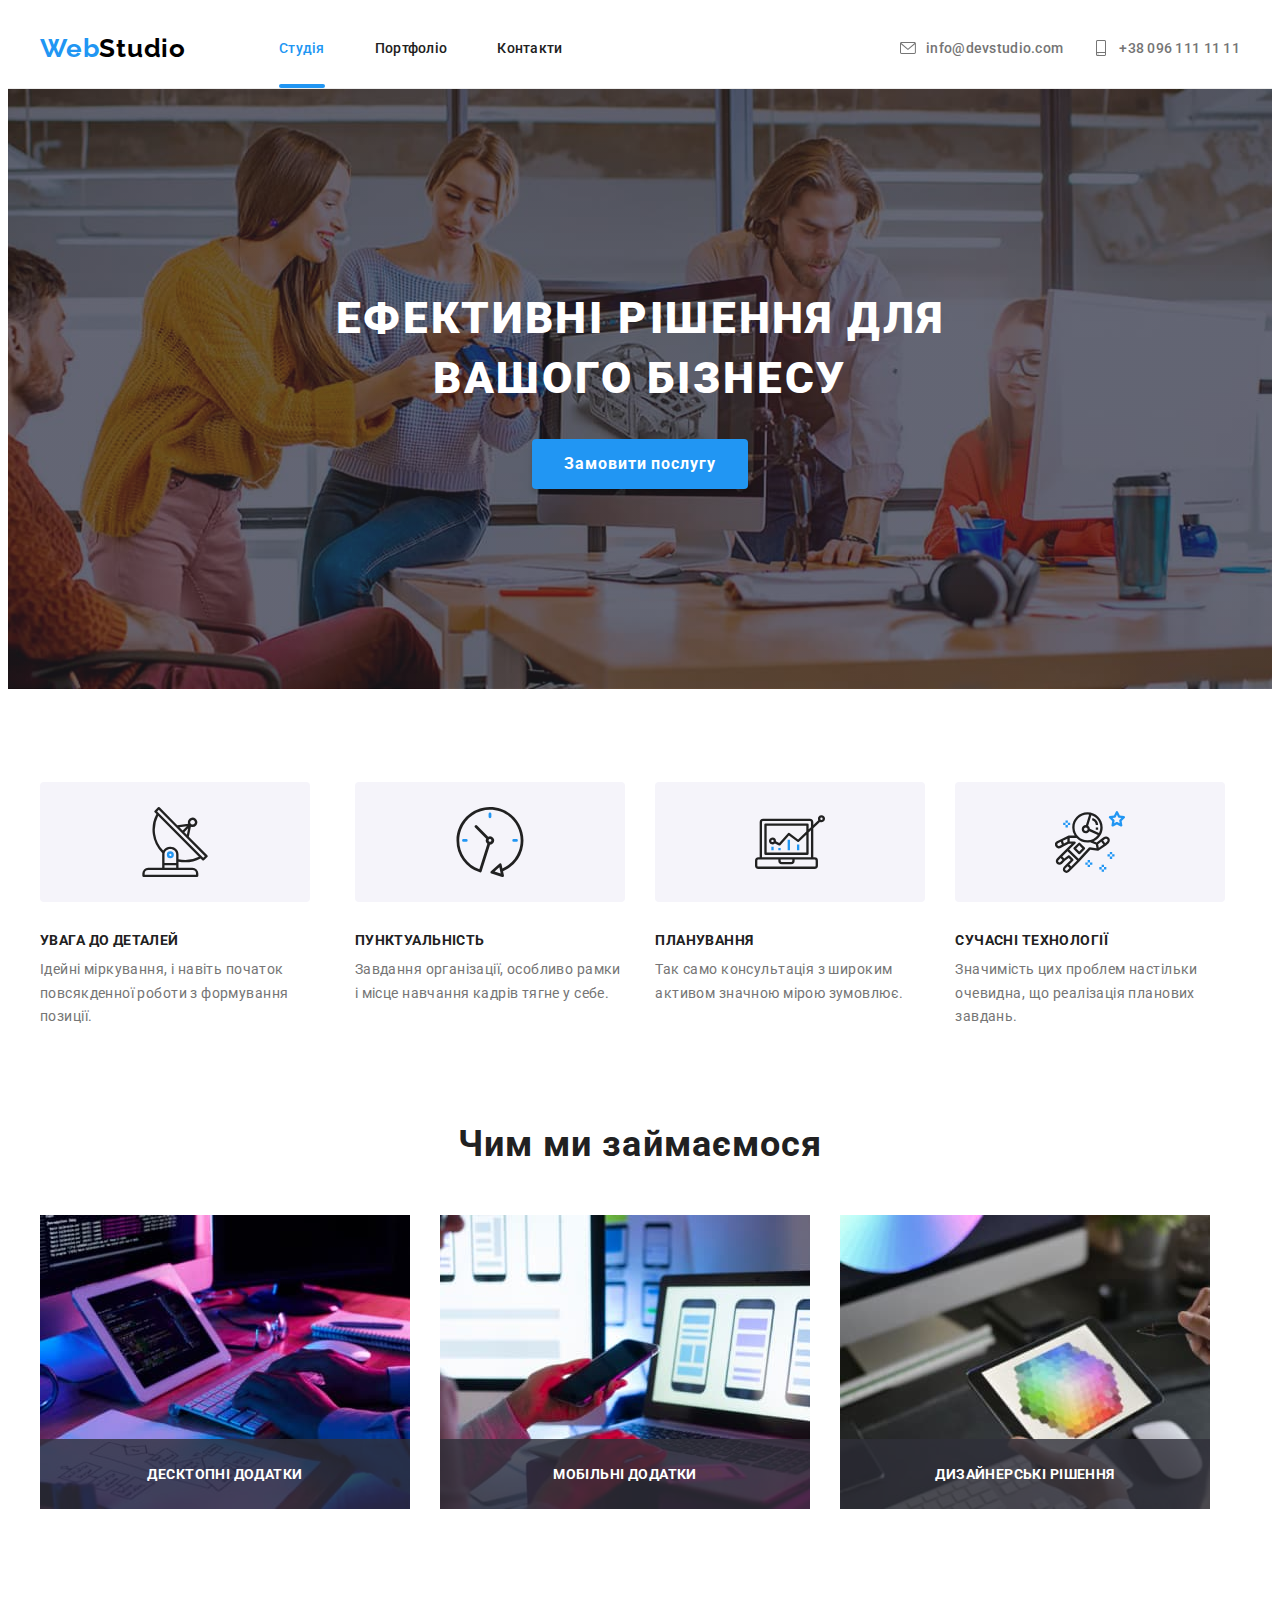
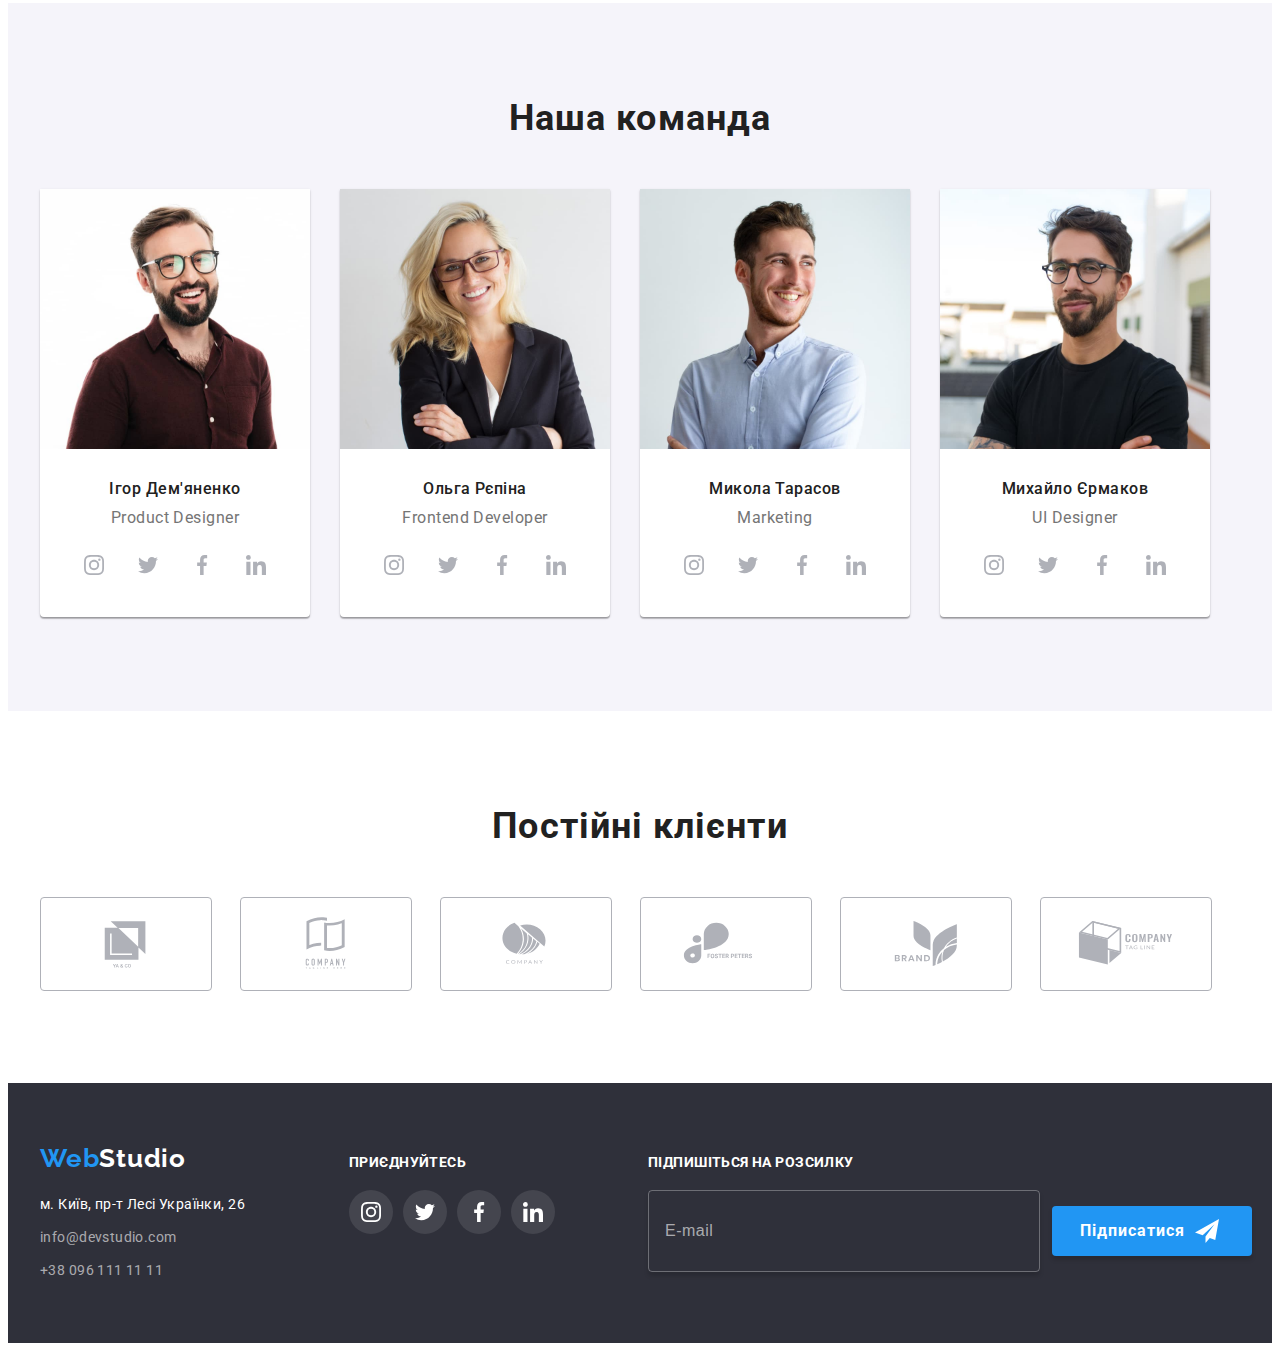
<file: index.html>
<!DOCTYPE html>
<html lang="uk">
  <head>
    <meta charset="UTF-8" />
    <meta name="viewport" content="width=device-width, initial-scale=1.0" />
    <title>WebStudio</title>
    <link rel="preconnect" href="https://fonts.googleapis.com" />
    <link rel="preconnect" href="https://fonts.gstatic.com" crossorigin />
    <link
      href="https://fonts.googleapis.com/css2?family=Raleway:wght@700&family=Roboto:wght@400;500;700;900&display=swap"
      rel="stylesheet"
    />
    <link
      rel="stylesheet"
      href="https://cdnjs.cloudflare.com/ajax/libs/modern-normalize/2.0.0/modern-normalize.min.css"
      integrity="sha512-4xo8blKMVCiXpTaLzQSLSw3KFOVPWhm/TRtuPVc4WG6kUgjH6J03IBuG7JZPkcWMxJ5huwaBpOpnwYElP/m6wg=="
      crossorigin="anonymous"
      referrerpolicy="no-referrer"
    />
    <link rel="stylesheet" href="./css/main.min.css" />
  </head>

  <body>
    <!-- header -->
    <header class="header">
      <div class="container header__container">
        <nav class="navigation">
          <!-- logo -->
          <a class="logo" href="./index.html" lang="en"
            ><span class="logo__text--accent">Web</span>Studio</a
          >

          <ul class="header-nav">
            <li class="header-nav__item">
              <a
                href="./index.html"
                class="header-nav__link header-nav__link--current link"
                >Студія</a
              >
            </li>
            <li class="header-nav__item">
              <a href="./portfolio.html" class="link header-nav__link"
                >Портфоліо</a
              >
            </li>
            <li class="header-nav__item">
              <a href="" class="link header-nav__link">Контакти</a>
            </li>
          </ul>
        </nav>

        <ul class="header-contacts">
          <li class="header-contacts__item">
            <a
              href="mailto:info@devstudio.com"
              class="header-contacts__link link"
            >
              <svg class="header-contacts__icon">
                <use href="./images/icons.svg#icon-envelope"></use>
              </svg>
              info@devstudio.com</a
            >
          </li>
          <li class="header-contacts__item">
            <a href="tel:+380961111111" class="header-contacts__link link">
              <svg class="header-contacts__icon">
                <use href="./images/icons.svg#icon-smartphone"></use></svg
              >+38 096 111 11 11</a
            >
          </li>
        </ul>
      </div>
    </header>

    <!-- main content -->
    <main>
      <!-- hero screen -->
      <section class="hero">
        <div class="container">
          <h1 class="hero__title">Ефективні рішення для вашого бізнесу</h1>
          <button data-modal-open class="button button--primary" type="button">
            Замовити послугу
          </button>
        </div>
      </section>

      <!-- benefits -->
      <section class="section benefits">
        <div class="container">
          <h2 class="section__title visually-hidden">Особливості</h2>
          <ul class="benefits__list">
            <li class="benefits__item">
              <div class="benefits__pic">
                <svg class="benefits__icon">
                  <use href="./images/icons.svg#icon-antenna"></use>
                </svg>
              </div>
              <h3 class="benefits__subtitle">Увага до деталей</h3>
              <p class="benefits__content">
                Ідейні міркування, і навіть початок повсякденної роботи з
                формування позиції.
              </p>
            </li>
            <li class="benefits__item">
              <div class="benefits__pic">
                <svg class="benefits__icon">
                  <use href="./images/icons.svg#icon-clock"></use>
                </svg>
              </div>
              <h3 class="benefits__subtitle">Пунктуальність</h3>
              <p class="benefits__content">
                Завдання організації, особливо рамки і місце навчання кадрів
                тягне у себе.
              </p>
            </li>
            <li class="benefits__item">
              <div class="benefits__pic">
                <svg class="benefits__icon">
                  <use href="./images/icons.svg#icon-diagram"></use>
                </svg>
              </div>
              <h3 class="benefits__subtitle">Планування</h3>
              <p class="benefits__content">
                Так само консультація з широким активом значною мірою зумовлює.
              </p>
            </li>
            <li class="benefits__item">
              <div class="benefits__pic">
                <svg class="benefits__icon">
                  <use href="./images/icons.svg#icon-astronaut"></use>
                </svg>
              </div>
              <h3 class="benefits__subtitle">Сучасні технології</h3>
              <p class="benefits__content">
                Значимість цих проблем настільки очевидна, що реалізація
                планових завдань.
              </p>
            </li>
          </ul>
        </div>
      </section>

      <!-- what we do -->

      <section class="section works">
        <div class="container">
          <h2 class="section__title works__title">Чим ми займаємося</h2>
          <ul class="works__list">
            <li>
              <div class="works__thumb">
                <img
                  class="works__pic"
                  src="./images/img-1.jpg"
                  alt="Десктопні додатки"
                  width="370"
                  height="294"
                />
                <p class="works__label">Десктопні додатки</p>
              </div>
            </li>
            <li>
              <div class="works__thumb">
                <img
                  class="works__pic"
                  src="./images/img-2.jpg"
                  alt="Мобільні додатки"
                  width="370"
                  height="294"
                />
                <p class="works__label">Мобільні додатки</p>
              </div>
            </li>
            <li>
              <div class="works__thumb">
                <img
                  class="works__pic"
                  src="./images/img-3.jpg"
                  alt="Дизайнерські рішення"
                  width="370"
                  height="294"
                />
                <p class="works__label">Дизайнерські рішення</p>
              </div>
            </li>
          </ul>
        </div>
      </section>

      <!-- our team -->

      <section class="section our-team">
        <div class="container">
          <h2 class="section__title our-team__title">Наша команда</h2>
          <ul class="members">
            <li class="members__item">
              <img
                class="members__pic"
                src="./images/product-designer.jpg"
                alt="Дизайнер продукту"
                width="270"
                height="260"
              />
              <div class="members__content">
                <h3 class="members__subtitle">Ігор Дем'яненко</h3>
                <p class="members__position" lang="en">Product Designer</p>

                <ul class="socials__list">
                  <li class="socials__item">
                    <a
                      href=""
                      class="link socials__link"
                      target="_blank"
                      rel="noopener noreferrer nofollow"
                      ><svg class="socials__icon">
                        <use
                          href="./images/icons.svg#icon-instagram"
                        ></use></svg
                    ></a>
                  </li>
                  <li class="socials__item">
                    <a
                      href=""
                      class="link socials__link"
                      target="_blank"
                      rel="noopener noreferrer nofollow"
                      ><svg class="socials__icon">
                        <use href="./images/icons.svg#icon-twitter"></use></svg
                    ></a>
                  </li>
                  <li class="socials__item">
                    <a
                      href=""
                      class="link socials__link"
                      target="_blank"
                      rel="noopener noreferrer nofollow"
                      ><svg class="socials__icon">
                        <use href="./images/icons.svg#icon-facebook"></use></svg
                    ></a>
                  </li>
                  <li class="socials__item">
                    <a
                      href=""
                      class="link socials__link"
                      target="_blank"
                      rel="noopener noreferrer nofollow"
                      ><svg class="socials__icon">
                        <use href="./images/icons.svg#icon-linkedin"></use></svg
                    ></a>
                  </li>
                </ul>
              </div>
            </li>
            <li class="members__item">
              <img
                class="members__pic"
                src="./images/frontend-developer.jpg"
                alt="Фронтенд розробник"
                width="270"
                height="260"
              />
              <div class="members__content">
                <h3 class="members__subtitle">Ольга Рєпіна</h3>
                <p class="members__position" lang="en">Frontend Developer</p>
                <ul class="socials__list">
                  <li class="socials__item">
                    <a
                      href=""
                      class="link socials__link"
                      target="_blank"
                      rel="noopener noreferrer nofollow"
                      ><svg class="socials__icon">
                        <use
                          href="./images/icons.svg#icon-instagram"
                        ></use></svg
                    ></a>
                  </li>
                  <li class="socials__item">
                    <a
                      href=""
                      class="link socials__link"
                      target="_blank"
                      rel="noopener noreferrer nofollow"
                      ><svg class="socials__icon">
                        <use href="./images/icons.svg#icon-twitter"></use></svg
                    ></a>
                  </li>
                  <li class="socials__item">
                    <a
                      href=""
                      class="link socials__link"
                      target="_blank"
                      rel="noopener noreferrer nofollow"
                      ><svg class="socials__icon">
                        <use href="./images/icons.svg#icon-facebook"></use></svg
                    ></a>
                  </li>
                  <li class="socials__item">
                    <a
                      href=""
                      class="link socials__link"
                      target="_blank"
                      rel="noopener noreferrer nofollow"
                      ><svg class="socials__icon">
                        <use href="./images/icons.svg#icon-linkedin"></use></svg
                    ></a>
                  </li>
                </ul>
              </div>
            </li>
            <li class="members__item">
              <img
                class="members__pic"
                src="./images/marketing.jpg"
                alt="Маркетолог"
                width="270"
                height="260"
              />
              <div class="members__content">
                <h3 class="members__subtitle">Микола Тарасов</h3>
                <p class="members__position" lang="en">Marketing</p>
                <ul class="socials__list">
                  <li class="socials__item">
                    <a
                      href=""
                      class="link socials__link"
                      target="_blank"
                      rel="noopener noreferrer nofollow"
                      ><svg class="socials__icon">
                        <use
                          href="./images/icons.svg#icon-instagram"
                        ></use></svg
                    ></a>
                  </li>
                  <li class="socials__item">
                    <a
                      href=""
                      class="link socials__link"
                      target="_blank"
                      rel="noopener noreferrer nofollow"
                      ><svg class="socials__icon">
                        <use href="./images/icons.svg#icon-twitter"></use></svg
                    ></a>
                  </li>
                  <li class="socials__item">
                    <a
                      href=""
                      class="link socials__link"
                      target="_blank"
                      rel="noopener noreferrer nofollow"
                      ><svg class="socials__icon">
                        <use href="./images/icons.svg#icon-facebook"></use></svg
                    ></a>
                  </li>
                  <li class="socials__item">
                    <a
                      href=""
                      class="link socials__link"
                      target="_blank"
                      rel="noopener noreferrer nofollow"
                      ><svg class="socials__icon">
                        <use href="./images/icons.svg#icon-linkedin"></use></svg
                    ></a>
                  </li>
                </ul>
              </div>
            </li>
            <li class="members__item">
              <img
                class="members__pic"
                src="./images/ui-designer.jpg"
                alt="UI Дизайнер"
                width="270"
                height="260"
              />
              <div class="members__content">
                <h3 class="members__subtitle">Михайло Єрмаков</h3>
                <p class="members__position" lang="en">UI Designer</p>
                <ul class="socials__list">
                  <li class="socials__item">
                    <a
                      href=""
                      class="link socials__link"
                      target="_blank"
                      rel="noopener noreferrer nofollow"
                      ><svg class="socials__icon">
                        <use
                          href="./images/icons.svg#icon-instagram"
                        ></use></svg
                    ></a>
                  </li>
                  <li class="socials__item">
                    <a
                      href=""
                      class="link socials__link"
                      target="_blank"
                      rel="noopener noreferrer nofollow"
                      ><svg class="socials__icon">
                        <use href="./images/icons.svg#icon-twitter"></use></svg
                    ></a>
                  </li>
                  <li class="socials__item">
                    <a
                      href=""
                      class="link socials__link"
                      target="_blank"
                      rel="noopener noreferrer nofollow"
                      ><svg class="socials__icon">
                        <use href="./images/icons.svg#icon-facebook"></use></svg
                    ></a>
                  </li>
                  <li class="socials__item">
                    <a
                      href=""
                      class="link socials__link"
                      target="_blank"
                      rel="noopener noreferrer nofollow"
                      ><svg class="socials__icon">
                        <use href="./images/icons.svg#icon-linkedin"></use></svg
                    ></a>
                  </li>
                </ul>
              </div>
            </li>
          </ul>
        </div>
      </section>

      <!-- clients -->
      <section class="clients section">
        <div class="container">
          <h2 class="section__title clients-title">Постійні клієнти</h2>
          <ul class="clients__list">
            <li class="clients__item">
              <a
                href=""
                class="clients__link"
                target="_blank"
                rel="noopener noreferrer nofollow"
              >
                <svg class="clients__icon">
                  <use href="./images/icons.svg#icon-client-1"></use></svg
              ></a>
            </li>
            <li class="clients__item">
              <a
                href=""
                class="clients__link"
                target="_blank"
                rel="noopener noreferrer nofollow"
              >
                <svg class="clients__icon">
                  <use href="./images/icons.svg#icon-client-2"></use></svg
              ></a>
            </li>
            <li class="clients__item">
              <a
                href=""
                class="clients__link"
                target="_blank"
                rel="noopener noreferrer nofollow"
              >
                <svg class="clients__icon">
                  <use href="./images/icons.svg#icon-client-3"></use></svg
              ></a>
            </li>
            <li class="clients__item">
              <a
                href=""
                class="clients__link"
                target="_blank"
                rel="noopener noreferrer nofollow"
              >
                <svg class="clients__icon">
                  <use href="./images/icons.svg#icon-client-4"></use></svg
              ></a>
            </li>
            <li class="clients__item">
              <a
                href=""
                class="clients__link"
                target="_blank"
                rel="noopener noreferrer nofollow"
              >
                <svg class="clients__icon">
                  <use href="./images/icons.svg#icon-client-5"></use></svg
              ></a>
            </li>
            <li class="clients__item">
              <a
                href=""
                class="clients__link"
                target="_blank"
                rel="noopener noreferrer nofollow"
              >
                <svg class="clients__icon">
                  <use href="./images/icons.svg#icon-client-6"></use></svg
              ></a>
            </li>
          </ul>
        </div>
      </section>
    </main>

    <!-- footer -->
    <footer class="footer">
      <div class="container footer__container">
        <div class="footer-nav">
          <a href="./index.html" lang="en" class="logo footer__logo"
            ><span class="logo__text--accent">Web</span>Studio</a
          >
          <address class="footer-address">
            <!-- address list -->
            <ul class="footer-address__list">
              <li class="footer-address__item">
                <a
                  href="https://maps.app.goo.gl/XvSEpXmjgRdSqmz17"
                  target="_blank"
                  rel="nofollow noreferrer noopener"
                  class="link footer-address__map"
                  >м. Київ, пр-т Лесі Українки, 26</a
                >
              </li>
              <li class="footer-address__item">
                <a
                  href="mailto:info@devstudio.com"
                  class="link footer-address__link"
                  >info@devstudio.com</a
                >
              </li>
              <li class="footer-address__item">
                <a href="tel:+380961111111" class="link footer-address__link"
                  >+38 096 111 11 11</a
                >
              </li>
            </ul>
          </address>
        </div>

        <div class="footer-follow">
          <p class="footer-subtitle">приєднуйтесь</p>
          <ul class="footer-follow__list">
            <li class="footer-follow__item">
              <a
                href=""
                class="footer-follow__link"
                target="_blank"
                rel="noopener noreferrer nofollow"
              >
                <svg class="footer-follow__icon icon--dark-mode">
                  <use href="./images/icons.svg#icon-instagram"></use>
                </svg>
              </a>
            </li>
            <li class="footer-follow__item">
              <a
                href=""
                class="footer-follow__link"
                target="_blank"
                rel="noopener noreferrer nofollow"
              >
                <svg class="footer-follow__icon icon--dark-mode">
                  <use href="./images/icons.svg#icon-twitter"></use>
                </svg>
              </a>
            </li>
            <li class="footer-follow__item">
              <a
                href=""
                class="footer-follow__link"
                target="_blank"
                rel="noopener noreferrer nofollow"
              >
                <svg class="footer-follow__icon icon--dark-mode">
                  <use href="./images/icons.svg#icon-facebook"></use>
                </svg>
              </a>
            </li>
            <li class="footer-follow__item">
              <a
                href=""
                class="footer-follow__link"
                target="_blank"
                rel="noopener noreferrer nofollow"
              >
                <svg class="footer-follow__icon icon--dark-mode">
                  <use href="./images/icons.svg#icon-linkedin"></use>
                </svg>
              </a>
            </li>
          </ul>
        </div>

        <form class="footer-subscribe">
          <p class="footer-subtitle">Підпишіться на розсилку</p>
          <div class="footer-subscribe__input-field">
            <input
              type="email"
              name="subscribe-input"
              class="footer-subscribe__input"
              placeholder="E-mail"
            />
            <button type="submit" class="button button--primary btn-subscribe">
              Підписатися
              <svg class="button__icon" width="24" height="24">
                <use href="./images/icons.svg#icon-send"></use>
              </svg>
            </button>
          </div>
        </form>
      </div>
    </footer>

    <!-- modal -->
    <div class="backdrop is-hidden" data-modal>
      <div class="modal">
        <button data-modal-close class="modal-btn">
          <svg class="modal-btn__icon" width="18" height="18">
            <use href="./images/icons.svg#icon-close-black"></use>
          </svg>
        </button>
        <p class="modal__title">Залиште свої дані, ми вам передзвонимо</p>

        <!-- modal-form -->

        <form class="modal-form">
          <div class="modal-field">
            <label for="user-name" class="modal-form__label">Ім'я</label>
            <div class="modal-form__input-field">
              <input
                autofocus
                type="text"
                name="user-name"
                id="user-name"
                class="modal-form__input"
              />
              <svg class="modal-form__icon" width="18" height="18">
                <use href="./images/icons.svg#icon-person"></use>
              </svg>
            </div>
          </div>

          <div class="modal-field">
            <label for="user-phone" class="modal-form__label">Телефон</label>
            <div class="modal-form__input-field">
              <input
                type="tel"
                name="user-phone"
                id="user-phone"
                class="modal-form__input"
              />
              <svg class="modal-form__icon" width="18" height="18">
                <use href="./images/icons.svg#icon-phone"></use>
              </svg>
            </div>
          </div>

          <div class="modal-field">
            <label for="user-email" class="modal-form__label">Пошта</label>
            <div class="modal-form__input-field">
              <input
                type="email"
                name="user-email"
                id="user-email"
                class="modal-form__input"
              />
              <svg class="modal-form__icon" width="18" height="18">
                <use href="./images/icons.svg#icon-email"></use>
              </svg>
            </div>
          </div>

          <div class="modal-textarea-field">
            <label for="user-text" class="modal-form__label">Коментар</label>
            <textarea
              name="user-text"
              id="user-text"
              class="modal-form__input-comment"
              placeholder="Введіть текст"
            ></textarea>
          </div>

          <div class="checkbox-field">
            <input
              type="checkbox"
              id="privacy-policy"
              name="privacy-policy"
              value="on"
              class="visually-hidden regular-checkbox"
              required
            />
            <label for="privacy-policy" class="checkbox__label"
              ><span class="checkbox">
                <svg class="checkbox__icon">
                  <use href="./images/icons.svg#icon-check"></use>
                </svg>
              </span>
              Погоджуюся з розсилкою та приймаю
              <a href="" class="link policy-link">Умови договору</a>
            </label>
          </div>

          <button
            type="submit"
            class="button button--primary modal-button__submit"
          >
            Відправити
          </button>
        </form>
      </div>
    </div>

    <script src="./js/modal.js"></script>
  </body>
</html>
</file>
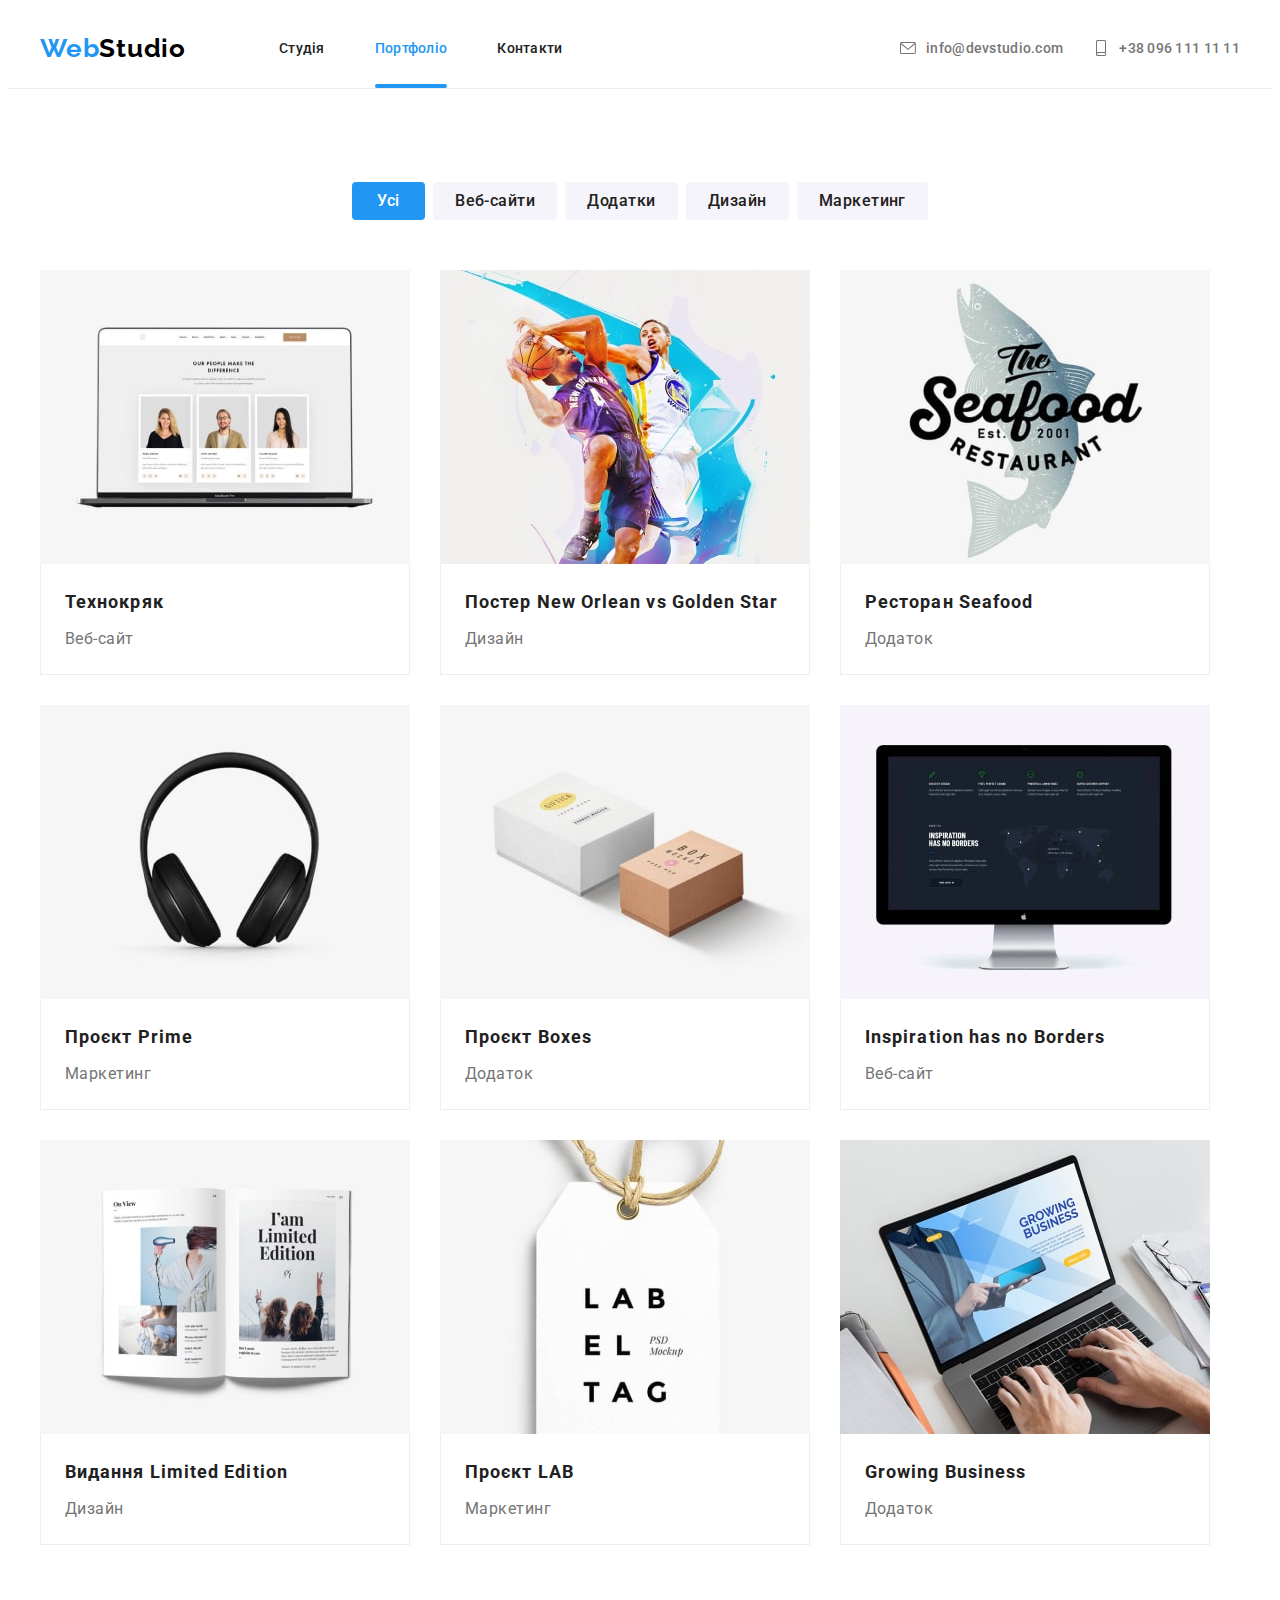
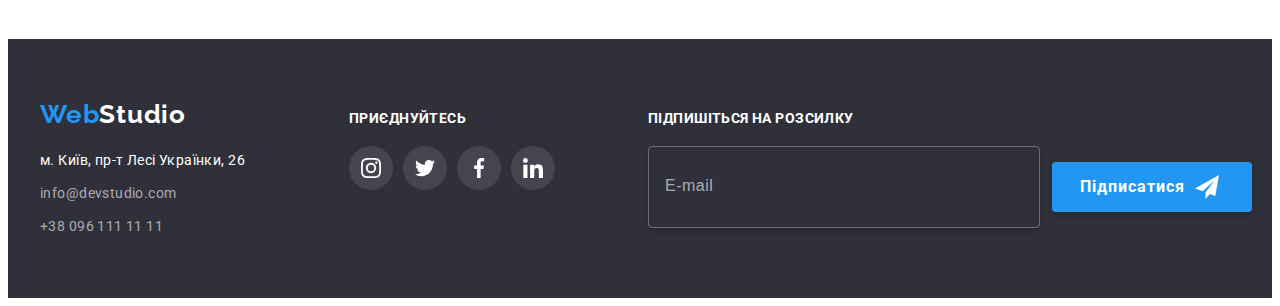
<file: portfolio.html>
<!DOCTYPE html>
<html lang="uk">
  <head>
    <meta charset="UTF-8" />
    <meta name="viewport" content="width=device-width, initial-scale=1.0" />
    <title>WebStudio</title>
    <link rel="preconnect" href="https://fonts.googleapis.com" />
    <link rel="preconnect" href="https://fonts.gstatic.com" crossorigin />
    <link
      href="https://fonts.googleapis.com/css2?family=Raleway:wght@700&family=Roboto:wght@400;500;700;900&display=swap"
      rel="stylesheet"
    />
    <link
      rel="stylesheet"
      href="https://cdnjs.cloudflare.com/ajax/libs/modern-normalize/2.0.0/modern-normalize.min.css"
      integrity="sha512-4xo8blKMVCiXpTaLzQSLSw3KFOVPWhm/TRtuPVc4WG6kUgjH6J03IBuG7JZPkcWMxJ5huwaBpOpnwYElP/m6wg=="
      crossorigin="anonymous"
      referrerpolicy="no-referrer"
    />
    <link rel="stylesheet" href="./css/main.min.css" />
  </head>
  <body>
    <!-- header -->
    <header class="header">
      <div class="container header__container">
        <nav class="navigation">
          <!-- logo -->
          <a class="logo" href="./index.html" lang="en"
            ><span class="logo__text--accent">Web</span>Studio</a
          >

          <ul class="header-nav">
            <li class="header-nav__item">
              <a href="./index.html" class="header-nav__link link">Студія</a>
            </li>
            <li class="header-nav__item">
              <a
                href="./portfolio.html"
                class="header-nav__link header-nav__link--current link"
                >Портфоліо</a
              >
            </li>
            <li class="header-nav__item">
              <a href="" class="link header-nav__link">Контакти</a>
            </li>
          </ul>
        </nav>

        <ul class="header-contacts">
          <li class="header-contacts__item">
            <a
              href="mailto:info@devstudio.com"
              class="header-contacts__link link"
            >
              <svg class="header-contacts__icon">
                <use href="./images/icons.svg#icon-envelope"></use>
              </svg>
              info@devstudio.com</a
            >
          </li>
          <li class="header-contacts__item">
            <a href="tel:+380961111111" class="header-contacts__link link">
              <svg class="header-contacts__icon">
                <use href="./images/icons.svg#icon-smartphone"></use></svg
              >+38 096 111 11 11</a
            >
          </li>
        </ul>
      </div>
    </header>

    <!-- main content -->
    <main>
      <section class="portfolio">
        <div class="container">
          <h1 class="visually-hidden">Портфоліо</h1>
          <ul class="button-list list">
            <li>
              <button type="button" class="button button--primary-small accent">
                Усі
              </button>
            </li>
            <li>
              <button type="button" class="button button--primary-small">
                Веб-сайти
              </button>
            </li>
            <li>
              <button type="button" class="button button--primary-small">
                Додатки
              </button>
            </li>
            <li>
              <button type="button" class="button button--primary-small">
                Дизайн
              </button>
            </li>
            <li>
              <button type="button" class="button button--primary-small">
                Маркетинг
              </button>
            </li>
          </ul>
          <!-- portfolio cards -->
          <ul class="list cards__list">
            <li class="cards__ite m">
              <a class="link cards__link" href=""
                ><div class="cards__thumb">
                  <img
                    class="cards__pic"
                    src="./images/portfolio-1.jpg"
                    alt="Ресторан"
                    width="370"
                    height="294"
                  />
                  <div class="cards__overlay">
                    <p class="cards__overlay-content">
                      Ресурс пропонує комплексні пропозиції з різним рівнем
                      функціоналу та сервісів. Все це дозволить відвідувачу
                      отримати вичерпні відомості про компанію чи приватну
                      особу.
                    </p>
                  </div>
                </div>
                <div class="cards__content">
                  <h2 class="cards__title">Технокряк</h2>
                  <p class="cards__subtitle">Веб-сайт</p>
                </div>
              </a>
            </li>
            <!--  -->
            <li class="cards__item">
              <a class="link cards__link" href=""
                ><div class="cards__thumb">
                  <img
                    class="cards__pic"
                    src="./images/portfolio-2.jpg"
                    alt="Ресторан"
                    width="370"
                    height="294"
                  />
                  <div class="cards__overlay">
                    <p class="cards__overlay-content">
                      Ресурс пропонує комплексні пропозиції з різним рівнем
                      функціоналу та сервісів. Все це дозволить відвідувачу
                      отримати вичерпні відомості про компанію чи приватну
                      особу.
                    </p>
                  </div>
                </div>
                <div class="cards__content">
                  <h2 class="cards__title">Постер New Orlean vs Golden Star</h2>
                  <p class="cards__subtitle">Дизайн</p>
                </div>
              </a>
            </li>
            <li class="cards__item">
              <a class="link cards__link" href=""
                ><div class="cards__thumb">
                  <img
                    class="cards__pic"
                    src="./images/portfolio-3.jpg"
                    alt="Ресторан"
                    width="370"
                    height="294"
                  />
                  <div class="cards__overlay">
                    <p class="cards__overlay-content">
                      Ресурс пропонує комплексні пропозиції з різним рівнем
                      функціоналу та сервісів. Все це дозволить відвідувачу
                      отримати вичерпні відомості про компанію чи приватну
                      особу.
                    </p>
                  </div>
                </div>
                <div class="cards__content">
                  <h2 class="cards__title">Ресторан Seafood</h2>
                  <p class="cards__subtitle">Додаток</p>
                </div>
              </a>
            </li>
            <li class="cards__item">
              <a class="link cards__link" href=""
                ><div class="cards__thumb">
                  <img
                    class="cards__pic"
                    src="./images/portfolio-4.jpg"
                    alt="Ресторан"
                    width="370"
                    height="294"
                  />
                  <div class="cards__overlay">
                    <p class="cards__overlay-content">
                      Ресурс пропонує комплексні пропозиції з різним рівнем
                      функціоналу та сервісів. Все це дозволить відвідувачу
                      отримати вичерпні відомості про компанію чи приватну
                      особу.
                    </p>
                  </div>
                </div>
                <div class="cards__content">
                  <h2 class="cards__title">Проєкт Prime</h2>
                  <p class="cards__subtitle">Маркетинг</p>
                </div>
              </a>
            </li>
            <li class="cards__item">
              <a class="link cards__link" href=""
                ><div class="cards__thumb">
                  <img
                    class="cards__pic"
                    src="./images/portfolio-5.jpg"
                    alt="Ресторан"
                    width="370"
                    height="294"
                  />
                  <div class="cards__overlay">
                    <p class="cards__overlay-content">
                      Ресурс пропонує комплексні пропозиції з різним рівнем
                      функціоналу та сервісів. Все це дозволить відвідувачу
                      отримати вичерпні відомості про компанію чи приватну
                      особу.
                    </p>
                  </div>
                </div>
                <div class="cards__content">
                  <h2 class="cards__title">Проєкт Boxes</h2>
                  <p class="cards__subtitle">Додаток</p>
                </div>
              </a>
            </li>
            <li class="cards__item">
              <a class="link cards__link" href=""
                ><div class="cards__thumb">
                  <img
                    class="cards__pic"
                    src="./images/portfolio-6.jpg"
                    alt="Ресторан"
                    width="370"
                    height="294"
                  />
                  <div class="cards__overlay">
                    <p class="cards__overlay-content">
                      Ресурс пропонує комплексні пропозиції з різним рівнем
                      функціоналу та сервісів. Все це дозволить відвідувачу
                      отримати вичерпні відомості про компанію чи приватну
                      особу.
                    </p>
                  </div>
                </div>
                <div class="cards__content">
                  <h2 class="cards__title">Inspiration has no Borders</h2>
                  <p class="cards__subtitle">Веб-сайт</p>
                </div>
              </a>
            </li>
            <li class="cards__item">
              <a class="link cards__link" href=""
                ><div class="cards__thumb">
                  <img
                    class="cards__pic"
                    src="./images/portfolio-7.jpg"
                    alt="Ресторан"
                    width="370"
                    height="294"
                  />
                  <div class="cards__overlay">
                    <p class="cards__overlay-content">
                      Ресурс пропонує комплексні пропозиції з різним рівнем
                      функціоналу та сервісів. Все це дозволить відвідувачу
                      отримати вичерпні відомості про компанію чи приватну
                      особу.
                    </p>
                  </div>
                </div>
                <div class="cards__content">
                  <h2 class="cards__title">Видання Limited Edition</h2>
                  <p class="cards__subtitle">Дизайн</p>
                </div>
              </a>
            </li>
            <li class="cards__item">
              <a class="link cards__link" href=""
                ><div class="cards__thumb">
                  <img
                    class="cards__pic"
                    src="./images/portfolio-8.jpg"
                    alt="Ресторан"
                    width="370"
                    height="294"
                  />
                  <div class="cards__overlay">
                    <p class="cards__overlay-content">
                      Ресурс пропонує комплексні пропозиції з різним рівнем
                      функціоналу та сервісів. Все це дозволить відвідувачу
                      отримати вичерпні відомості про компанію чи приватну
                      особу.
                    </p>
                  </div>
                </div>
                <div class="cards__content">
                  <h2 class="cards__title">Проєкт LAB</h2>
                  <p class="cards__subtitle">Маркетинг</p>
                </div>
              </a>
            </li>
            <li class="cards__item">
              <a class="link cards__link" href=""
                ><div class="cards__thumb">
                  <img
                    class="cards__pic"
                    src="./images/portfolio-9.jpg"
                    alt="Ресторан"
                    width="370"
                    height="294"
                  />
                  <div class="cards__overlay">
                    <p class="cards__overlay-content">
                      Ресурс пропонує комплексні пропозиції з різним рівнем
                      функціоналу та сервісів. Все це дозволить відвідувачу
                      отримати вичерпні відомості про компанію чи приватну
                      особу.
                    </p>
                  </div>
                </div>
                <div class="cards__content">
                  <h2 class="cards__title">Growing Business</h2>
                  <p class="cards__subtitle">Додаток</p>
                </div>
              </a>
            </li>
          </ul>
        </div>
      </section>
    </main>

    <!-- footer -->
    <footer class="footer">
      <div class="container footer__container">
        <div class="footer-nav">
          <a href="./index.html" lang="en" class="logo footer__logo"
            ><span class="logo__text--accent">Web</span>Studio</a
          >
          <address class="footer-address">
            <!-- address list -->
            <ul class="footer-address__list">
              <li class="footer-address__item">
                <a
                  href="https://maps.app.goo.gl/XvSEpXmjgRdSqmz17"
                  target="_blank"
                  rel="nofollow noreferrer noopener"
                  class="link footer-address__map"
                  >м. Київ, пр-т Лесі Українки, 26</a
                >
              </li>
              <li class="footer-address__item">
                <a
                  href="mailto:info@devstudio.com"
                  class="link footer-address__link"
                  >info@devstudio.com</a
                >
              </li>
              <li class="footer-address__item">
                <a href="tel:+380961111111" class="link footer-address__link"
                  >+38 096 111 11 11</a
                >
              </li>
            </ul>
          </address>
        </div>

        <div class="footer-follow">
          <p class="footer-subtitle">приєднуйтесь</p>
          <ul class="footer-follow__list">
            <li class="footer-follow__item">
              <a
                href=""
                class="footer-follow__link"
                target="_blank"
                rel="noopener noreferrer nofollow"
              >
                <svg class="footer-follow__icon icon--dark-mode">
                  <use href="./images/icons.svg#icon-instagram"></use>
                </svg>
              </a>
            </li>
            <li class="footer-follow__item">
              <a
                href=""
                class="footer-follow__link"
                target="_blank"
                rel="noopener noreferrer nofollow"
              >
                <svg class="footer-follow__icon icon--dark-mode">
                  <use href="./images/icons.svg#icon-twitter"></use>
                </svg>
              </a>
            </li>
            <li class="footer-follow__item">
              <a
                href=""
                class="footer-follow__link"
                target="_blank"
                rel="noopener noreferrer nofollow"
              >
                <svg class="footer-follow__icon icon--dark-mode">
                  <use href="./images/icons.svg#icon-facebook"></use>
                </svg>
              </a>
            </li>
            <li class="footer-follow__item">
              <a
                href=""
                class="footer-follow__link"
                target="_blank"
                rel="noopener noreferrer nofollow"
              >
                <svg class="footer-follow__icon icon--dark-mode">
                  <use href="./images/icons.svg#icon-linkedin"></use>
                </svg>
              </a>
            </li>
          </ul>
        </div>

        <form class="footer-subscribe">
          <p class="footer-subtitle">Підпишіться на розсилку</p>
          <div class="footer-subscribe__input-field">
            <input
              type="email"
              name="subscribe-input"
              class="footer-subscribe__input"
              placeholder="E-mail"
            />
            <button type="submit" class="button button--primary btn-subscribe">
              Підписатися
              <svg class="button__icon" width="24" height="24">
                <use href="./images/icons.svg#icon-send"></use>
              </svg>
            </button>
          </div>
        </form>
      </div>
    </footer>
  </body>
</html>
</file>
<file: css/main.min.css>
:root{--accent-color: #2196f3;--primary-black-color: #000000;--primary-white-color: #ffffff;--lightest-gray-color: #f5f4fa;--gray-color: #afb1b8;--primary-text-color: #757575;--secondary-text-color: #212121;--inverse-light-text-color: rgba(255, 255, 255, 0.6);--main-font-family: "Roboto", sans-serif;--second-font-family: "Raleway", sans-serif}.visually-hidden{width:1px;height:1px;margin:-1px;border:0;padding:0;white-space:nowrap;-webkit-clip-path:inset(100%);clip-path:inset(100%);clip:rect(0 0 0 0);overflow:hidden}body{font-family:var(--main-font-family);font-size:14px;background-color:var(--primary-white-color);color:var(--primary-text-color)}.section{padding-top:94px;padding-bottom:94px}.section__title{color:var(--secondary-text-color);font-size:36px;letter-spacing:.03em;text-align:center}.container{width:1200px;margin:0 auto;padding-left:15px;padding-right:15px}h1,h2,h3,h4,h5,h6,p{margin:0}ul{padding:0;margin:0;list-style:none}.link{text-decoration:none;color:var(--primary-text-color)}.logo{margin-right:93px;font-family:var(--second-font-family);font-weight:700;font-size:26px;letter-spacing:.03em;text-decoration:none;color:var(--primary-black-color)}.logo__text--accent{color:var(--accent-color)}.button{padding:10px 32px;min-width:200px;border-width:0;border-radius:4px;cursor:pointer;font-family:inherit;color:var(--primary-white-color);text-align:center}.button--primary{font-weight:700;font-size:16px;line-height:1.87;letter-spacing:.06em;background-color:#2196f3;-webkit-box-shadow:0 4px 4px 0 rgba(0,0,0,.15);box-shadow:0 4px 4px 0 rgba(0,0,0,.15)}.button--primary:active{-webkit-box-shadow:0 4px 4px 0 rgba(0,0,0,.15);box-shadow:0 4px 4px 0 rgba(0,0,0,.15);background:#188ce8}.button--primary-small{padding:6px 22px;min-width:73px;font-weight:500;font-size:16px;line-height:1.62;letter-spacing:.03em;color:var(--secondary-text-color);background-color:var(--lightest-gray-color);-webkit-transition:background-color 250ms cubic-bezier(0.4, 0, 0.2, 1),color 250ms cubic-bezier(0.4, 0, 0.2, 1),-webkit-box-shadow 250ms cubic-bezier(0.4, 0, 0.2, 1);transition:background-color 250ms cubic-bezier(0.4, 0, 0.2, 1),color 250ms cubic-bezier(0.4, 0, 0.2, 1),-webkit-box-shadow 250ms cubic-bezier(0.4, 0, 0.2, 1);transition:background-color 250ms cubic-bezier(0.4, 0, 0.2, 1),box-shadow 250ms cubic-bezier(0.4, 0, 0.2, 1),color 250ms cubic-bezier(0.4, 0, 0.2, 1);transition:background-color 250ms cubic-bezier(0.4, 0, 0.2, 1),box-shadow 250ms cubic-bezier(0.4, 0, 0.2, 1),color 250ms cubic-bezier(0.4, 0, 0.2, 1),-webkit-box-shadow 250ms cubic-bezier(0.4, 0, 0.2, 1)}.button--primary-small:hover,.button--primary-small:focus{background-color:var(--accent-color);-webkit-box-shadow:0 2px 2px 0 rgba(0,0,0,.12),0 1px 2px 0 rgba(0,0,0,.08),0 3px 1px 0 rgba(0,0,0,.1);box-shadow:0 2px 2px 0 rgba(0,0,0,.12),0 1px 2px 0 rgba(0,0,0,.08),0 3px 1px 0 rgba(0,0,0,.1);color:var(--primary-white-color)}.button--primary-small.accent{background-color:var(--accent-color);color:var(--primary-white-color)}.backdrop{position:fixed;top:0;left:0;width:100%;height:100%;background-color:rgba(0,0,0,.2);opacity:1;-webkit-transition:opacity 250ms cubic-bezier(0.4, 0, 0.2, 1),visibility 250ms cubic-bezier(0.4, 0, 0.2, 1);transition:opacity 250ms cubic-bezier(0.4, 0, 0.2, 1),visibility 250ms cubic-bezier(0.4, 0, 0.2, 1)}.backdrop.is-hidden{visibility:none;opacity:0;pointer-events:none}.backdrop.is-hidden .modal{-webkit-transform:translate(-50%, -50%) scale(1.1);transform:translate(-50%, -50%) scale(1.1)}.modal{position:absolute;left:50%;top:50%;padding:40px;width:528px;height:581px;border-radius:4px;background:var(--primary-white-color);-webkit-box-shadow:0 2px 1px 0 rgba(0,0,0,.2),0 1px 1px 0 rgba(0,0,0,.14),0 1px 3px 0 rgba(0,0,0,.12);box-shadow:0 2px 1px 0 rgba(0,0,0,.2),0 1px 1px 0 rgba(0,0,0,.14),0 1px 3px 0 rgba(0,0,0,.12);-webkit-transform:translate(-50%, -50%) scale(1);transform:translate(-50%, -50%) scale(1);-webkit-transition:-webkit-transform 250ms cubic-bezier(0.4, 0, 0.2, 1);transition:-webkit-transform 250ms cubic-bezier(0.4, 0, 0.2, 1);transition:transform 250ms cubic-bezier(0.4, 0, 0.2, 1);transition:transform 250ms cubic-bezier(0.4, 0, 0.2, 1), -webkit-transform 250ms cubic-bezier(0.4, 0, 0.2, 1)}.modal__title{margin-bottom:12px;font-size:20px;font-weight:700;letter-spacing:.03em;text-align:center;color:var(--secondary-text-color)}.modal-btn{position:absolute;right:8px;top:8px;width:30px;height:30px;cursor:pointer;display:-webkit-box;display:-ms-flexbox;display:flex;-webkit-box-pack:center;-ms-flex-pack:center;justify-content:center;-webkit-box-align:center;-ms-flex-align:center;align-items:center;border-radius:50%;stroke-width:10px;background-color:var(--primary-white-color);border-color:rgba(0,0,0,.1);color:var(--primary-black-color);-webkit-transition:color 250ms cubic-bezier(0.4, 0, 0.2, 1);transition:color 250ms cubic-bezier(0.4, 0, 0.2, 1)}.modal-btn:hover{color:var(--accent-color)}.modal-btn:focus{color:var(--accent-color)}.modal-btn__icon{fill:currentColor}.modal-field{margin-bottom:10px;width:100%}.modal-form{width:100%}.modal-form__label{display:block;margin-bottom:4px;font-size:12px;letter-spacing:.01em}.modal-form__input-field{position:relative}.modal-form__input{padding-left:42px;width:100%;height:40px;border:1px solid rgba(33,33,33,.2);border-radius:4px;outline:rgba(0,0,0,0)}.modal-form__icon{position:absolute;left:12px;top:50%;-webkit-transform:translateY(-50%);transform:translateY(-50%);fill:var(--secondary-text-color)}.modal-form__input:focus{border-color:var(--accent-color)}.modal-form__input:focus+.modal-form__icon{fill:var(--accent-color)}.modal-textarea-field{margin-bottom:20px}.modal-form__input-comment{display:block;width:100%;height:120px;padding:12px 16px;resize:none;border-radius:4px;border:1px solid rgba(33,33,33,.2);outline:rgba(0,0,0,0)}.modal-form__input-comment::-webkit-input-placeholder{font-size:12px;letter-spacing:.01em;color:rgba(117,117,117,.5)}.modal-form__input-comment::-moz-placeholder{font-size:12px;letter-spacing:.01em;color:rgba(117,117,117,.5)}.modal-form__input-comment:-ms-input-placeholder{font-size:12px;letter-spacing:.01em;color:rgba(117,117,117,.5)}.modal-form__input-comment::-ms-input-placeholder{font-size:12px;letter-spacing:.01em;color:rgba(117,117,117,.5)}.modal-form__input-comment::placeholder{font-size:12px;letter-spacing:.01em;color:rgba(117,117,117,.5)}.modal-form__input-comment:focus{border-color:var(--accent-color)}.checkbox-field{display:-webkit-box;display:-ms-flexbox;display:flex;-webkit-box-align:center;-ms-flex-align:center;align-items:center;margin-bottom:30px;padding-left:12px}.checkbox{display:-webkit-box;display:-ms-flexbox;display:flex;-webkit-box-pack:center;-ms-flex-pack:center;justify-content:center;-webkit-box-align:center;-ms-flex-align:center;align-items:center;width:16px;height:15px;border:2px solid var(--secondary-text-color);fill:rgba(0,0,0,0)}.checkbox__icon{width:11px;height:8px}.regular-checkbox:checked+.checkbox__label>.checkbox{background-color:var(--accent-color);border:none;fill:var(--primary-white-color)}.regular-checkbox:focus+.checkbox__label>.checkbox{border-color:var(--accent-color);fill:var(--primary-white-color)}.checkbox__label{display:-webkit-box;display:-ms-flexbox;display:flex;-webkit-box-align:center;-ms-flex-align:center;align-items:center;gap:8px;line-height:1.71;letter-spacing:.03em}.policy-link{text-decoration:underline;-webkit-text-decoration-skip-ink:none;text-decoration-skip-ink:none;color:var(--accent-color)}.modal-button__submit{display:block;margin-right:auto;margin-left:auto}.header{border-bottom:1px solid #ececec}.header__container{display:-webkit-box;display:-ms-flexbox;display:flex;-webkit-box-align:center;-ms-flex-align:center;align-items:center}.navigation{display:-webkit-box;display:-ms-flexbox;display:flex;-webkit-box-align:center;-ms-flex-align:center;align-items:center;margin-right:auto}.header-nav{display:-webkit-box;display:-ms-flexbox;display:flex;-webkit-box-align:center;-ms-flex-align:center;align-items:center;-webkit-column-gap:50px;-moz-column-gap:50px;column-gap:50px}.header-nav__link{position:relative;display:block;padding-top:32px;padding-bottom:32px;font-weight:500;letter-spacing:.02em;color:var(--secondary-text-color);-webkit-transition:color 250ms cubic-bezier(0.4, 0, 0.2, 1);transition:color 250ms cubic-bezier(0.4, 0, 0.2, 1)}.header-nav__link:hover,.header-nav__link:hover{color:var(--accent-color)}.header-nav__link--current{color:var(--accent-color)}.header-nav__link--current::after{content:"";position:absolute;left:0;bottom:0;display:block;width:100%;height:4px;color:var(--accent-color);background:#2196f3;border-radius:2px}.header-contacts{display:-webkit-box;display:-ms-flexbox;display:flex;gap:30px;-webkit-box-align:center;-ms-flex-align:center;align-items:center}.header-contacts__item{display:-webkit-box;display:-ms-flexbox;display:flex;gap:10px;-webkit-box-align:center;-ms-flex-align:center;align-items:center;font-weight:500;letter-spacing:.02em}.header-contacts__link{display:-webkit-box;display:-ms-flexbox;display:flex;gap:10px;-webkit-box-align:center;-ms-flex-align:center;align-items:center;padding-top:20px;padding-bottom:20px;-webkit-transition-property:color;transition-property:color;-webkit-transition-duration:250ms;transition-duration:250ms;-webkit-transition-timing-function:cubic-bezier(0.4, 0, 0.2, 1);transition-timing-function:cubic-bezier(0.4, 0, 0.2, 1)}.header-contacts__icon{width:16px;height:16px;fill:currentColor}.header-contacts__link:hover,.header-contacts__link:focus{color:var(--accent-color)}.hero{margin-right:auto;margin-left:auto;padding-top:200px;padding-bottom:200px;text-align:center;background:#c4c4c4;background-image:-webkit-gradient(linear, left top, left bottom, from(rgba(47, 48, 58, 0.4)), to(rgba(47, 48, 58, 0.4))),url(../images/hero-bg.jpg);background-image:linear-gradient(rgba(47, 48, 58, 0.4), rgba(47, 48, 58, 0.4)),url(../images/hero-bg.jpg);max-width:1600px;background-repeat:no-repeat;background-position:center;background-size:cover}.hero__title{width:696px;margin-bottom:30px;margin-left:auto;margin-right:auto;font-weight:900;font-size:44px;line-height:1.36;letter-spacing:.06em;text-transform:uppercase;text-align:center;color:var(--primary-white-color)}.benefits__list{display:-webkit-box;display:-ms-flexbox;display:flex;-webkit-column-gap:30px;-moz-column-gap:30px;column-gap:30px}.benefits__pic{display:-webkit-box;display:-ms-flexbox;display:flex;-webkit-box-pack:center;-ms-flex-pack:center;justify-content:center;-webkit-box-align:center;-ms-flex-align:center;align-items:center;margin-bottom:30px;width:270px;height:120px;background-color:var(--lightest-gray-color);border-radius:4px}.benefits__icon{width:70px;height:70px}.benefits__subtitle{margin-bottom:10px;font-size:14px;letter-spacing:.03em;text-transform:uppercase;color:var(--secondary-text-color)}.benefits__content{line-height:1.71;letter-spacing:.03em}.works{padding-top:0}.works__title{margin-bottom:50px}.works__list{display:-webkit-box;display:-ms-flexbox;display:flex;-webkit-column-gap:30px;-moz-column-gap:30px;column-gap:30px}.works__thumb{position:relative;width:370px;height:294px;background:var(--gray-color)}.works__pic{display:block;width:100%;height:100%;-o-object-fit:cover;object-fit:cover}.works__label{position:absolute;bottom:0;left:0;width:100%;padding-top:27px;padding-bottom:27px;background:rgba(47,48,58,.8);font-weight:700;letter-spacing:.03em;text-transform:uppercase;text-align:center;color:var(--primary-white-color)}.our-team{background:var(--lightest-gray-color)}.our-team__title{margin-bottom:50px}.members{display:-webkit-box;display:-ms-flexbox;display:flex;-webkit-column-gap:30px;-moz-column-gap:30px;column-gap:30px}.members__item{border-radius:0 0 4px 4px;width:270px;-webkit-box-shadow:0 2px 1px 0 rgba(0,0,0,.2),0 1px 1px 0 rgba(0,0,0,.14),0 1px 3px 0 rgba(0,0,0,.12);box-shadow:0 2px 1px 0 rgba(0,0,0,.2),0 1px 1px 0 rgba(0,0,0,.14),0 1px 3px 0 rgba(0,0,0,.12);background:#fff}.members__pic{display:block}.members__content{padding:30px 32px}.members__subtitle{margin-bottom:10px;font-weight:500;font-size:16px;letter-spacing:.03em;text-align:center;color:var(--secondary-text-color)}.members__position{margin-bottom:16px;font-size:16px;letter-spacing:.03em;text-align:center}.socials__list{display:-webkit-box;display:-ms-flexbox;display:flex;-webkit-column-gap:10px;-moz-column-gap:10px;column-gap:10px}.socials__item{width:44px;height:44px}.socials__link{width:100%;height:100%;display:-webkit-box;display:-ms-flexbox;display:flex;-webkit-box-pack:center;-ms-flex-pack:center;justify-content:center;-webkit-box-align:center;-ms-flex-align:center;align-items:center;background-color:var(--primary-white-color);border-radius:50%;-webkit-transition-property:background-color;transition-property:background-color;-webkit-transition-duration:250ms;transition-duration:250ms;-webkit-transition-timing-function:cubic-bezier(0.4, 0, 0.2, 1);transition-timing-function:cubic-bezier(0.4, 0, 0.2, 1)}.socials__link:hover,.socials__link:focus{background-color:var(--accent-color)}.socials__icon{width:20px;height:20px;fill:var(--gray-color);-webkit-transition-property:fill;transition-property:fill;-webkit-transition-duration:250ms;transition-duration:250ms;-webkit-transition-timing-function:cubic-bezier(0.4, 0, 0.2, 1);transition-timing-function:cubic-bezier(0.4, 0, 0.2, 1)}.socials__link:hover .socials__icon{fill:var(--primary-white-color)}.socials__link:focus .socials__icon{fill:var(--primary-white-color)}.clients-title{margin-bottom:50px}.clients__list{display:-webkit-box;display:-ms-flexbox;display:flex;-webkit-column-gap:30px;-moz-column-gap:30px;column-gap:30px}.clients__item{width:170px;height:92px}.clients__link{display:-webkit-box;display:-ms-flexbox;display:flex;-webkit-box-pack:center;-ms-flex-pack:center;justify-content:center;-webkit-box-align:center;-ms-flex-align:center;align-items:center;width:100%;height:100%;color:#afb1b8;border:1px solid #afb1b8;border-radius:4px;-webkit-transition:color 250ms cubic-bezier(0.4, 0, 0.2, 1),border-color 250ms cubic-bezier(0.4, 0, 0.2, 1);transition:color 250ms cubic-bezier(0.4, 0, 0.2, 1),border-color 250ms cubic-bezier(0.4, 0, 0.2, 1)}.clients__link:hover,.clients__link:focus{color:var(--accent-color);border-color:var(--accent-color)}.clients__icon{width:106px;height:60px;fill:currentColor}.footer{padding-top:60px;padding-bottom:60px;background:#2f303a}.footer__container{display:-webkit-box;display:-ms-flexbox;display:flex;-webkit-box-align:baseline;-ms-flex-align:baseline;align-items:baseline}.footer-nav{margin-right:70px}.footer__logo{display:block;margin-bottom:20px;color:var(--primary-white-color)}.footer-address{line-height:1.71;font-style:normal;letter-spacing:.03em}.footer-address__item{display:block;margin-bottom:9px}.footer-address__map{color:var(--primary-white-color)}.footer-address__link{letter-spacing:.03em;color:var(--inverse-light-text-color);-webkit-transition:color 250ms cubic-bezier(0.4, 0, 0.2, 1);transition:color 250ms cubic-bezier(0.4, 0, 0.2, 1)}.footer-address .link:hover,.footer-address .link:focus{color:var(--accent-color)}.footer-address__item:last-child{margin-bottom:0}.footer-subtitle{margin-bottom:20px;font-weight:700;letter-spacing:.03em;text-transform:uppercase;color:var(--primary-white-color)}.footer-follow{margin-right:93px}.footer-follow__list{display:-webkit-box;display:-ms-flexbox;display:flex;-webkit-column-gap:10px;-moz-column-gap:10px;column-gap:10px}.footer-follow__item{width:44px;height:44px}.footer-follow__link{display:-webkit-box;display:-ms-flexbox;display:flex;-webkit-box-align:center;-ms-flex-align:center;align-items:center;-webkit-box-pack:center;-ms-flex-pack:center;justify-content:center;width:100%;height:100%;background-color:rgba(255,255,255,.1);border-radius:50%;color:var(--primary-white-color);-webkit-transition:background-color 250ms cubic-bezier(0.4, 0, 0.2, 1);transition:background-color 250ms cubic-bezier(0.4, 0, 0.2, 1)}.icon--dark-mode{width:20px;height:20px;fill:currentColor}.footer-follow__link:hover,.footer-follow__link:focus{background-color:var(--accent-color)}.footer-subscribe{display:-webkit-box;display:-ms-flexbox;display:flex;-webkit-box-orient:vertical;-webkit-box-direction:normal;-ms-flex-direction:column;flex-direction:column}.footer-subscribe__input-field{display:-webkit-box;display:-ms-flexbox;display:flex;-webkit-box-align:center;-ms-flex-align:center;align-items:center;gap:12px}.footer-subscribe__input{padding:15px 16px;width:358px;height:50px;color:var(--primary-white-color);border:1px solid rgba(255,255,255,.3);border-radius:4px;-webkit-box-shadow:0 4px 4px 0 rgba(0,0,0,.15);box-shadow:0 4px 4px 0 rgba(0,0,0,.15);background:rgba(33,150,243,0)}.footer-subscribe__input::-webkit-input-placeholder{font-size:16px;line-height:1.25;letter-spacing:.03em;color:rgba(255,255,255,.6)}.footer-subscribe__input::-moz-placeholder{font-size:16px;line-height:1.25;letter-spacing:.03em;color:rgba(255,255,255,.6)}.footer-subscribe__input:-ms-input-placeholder{font-size:16px;line-height:1.25;letter-spacing:.03em;color:rgba(255,255,255,.6)}.footer-subscribe__input::-ms-input-placeholder{font-size:16px;line-height:1.25;letter-spacing:.03em;color:rgba(255,255,255,.6)}.footer-subscribe__input::placeholder{font-size:16px;line-height:1.25;letter-spacing:.03em;color:rgba(255,255,255,.6)}.btn-subscribe{display:-webkit-box;display:-ms-flexbox;display:flex;-webkit-box-align:center;-ms-flex-align:center;align-items:center;gap:10px;padding-left:28px;padding-right:28px}.button__icon{fill:var(--primary-white-color)}.portfolio{padding-bottom:94px;padding-top:94px}.button-list{display:-webkit-box;display:-ms-flexbox;display:flex;gap:8px;-webkit-box-pack:center;-ms-flex-pack:center;justify-content:center;margin-bottom:50px}.cards__list{display:-webkit-box;display:-ms-flexbox;display:flex;-ms-flex-wrap:wrap;flex-wrap:wrap;gap:30px}.cards__link{display:block;-webkit-transition:-webkit-box-shadow 250ms cubic-bezier(0.4, 0, 0.2, 1);transition:-webkit-box-shadow 250ms cubic-bezier(0.4, 0, 0.2, 1);transition:box-shadow 250ms cubic-bezier(0.4, 0, 0.2, 1);transition:box-shadow 250ms cubic-bezier(0.4, 0, 0.2, 1), -webkit-box-shadow 250ms cubic-bezier(0.4, 0, 0.2, 1)}.cards__link:hover,.cards__link:focus{-webkit-box-shadow:1px 4px 6px 0 rgba(0,0,0,.16),0 4px 4px 0 rgba(0,0,0,.06),0 1px 1px 0 rgba(0,0,0,.12);box-shadow:1px 4px 6px 0 rgba(0,0,0,.16),0 4px 4px 0 rgba(0,0,0,.06),0 1px 1px 0 rgba(0,0,0,.12)}.cards__link:hover .cards__overlay{-webkit-transform:translatey(0);transform:translatey(0)}.cards__thumb{position:relative;overflow:hidden;width:370px;height:294px}.cards__overlay{position:absolute;top:0;left:0;width:100%;height:100%;overflow:hidden;display:-webkit-box;display:-ms-flexbox;display:flex;-webkit-box-align:center;-ms-flex-align:center;align-items:center;padding:24px 24px;background:rgba(33,150,243,.9);-webkit-transform:translatey(100%);transform:translatey(100%);-webkit-transition:-webkit-transform 250ms cubic-bezier(0.4, 0, 0.2, 1);transition:-webkit-transform 250ms cubic-bezier(0.4, 0, 0.2, 1);transition:transform 250ms cubic-bezier(0.4, 0, 0.2, 1);transition:transform 250ms cubic-bezier(0.4, 0, 0.2, 1), -webkit-transform 250ms cubic-bezier(0.4, 0, 0.2, 1)}.cards__overlay-content{font-size:18px;line-height:1.56;letter-spacing:.03em;color:var(--primary-white-color)}.cards__pic{display:block;width:100%;height:100%;-o-object-fit:cover;object-fit:cover}.cards__content{border:1px solid #eee;border-top:0;padding:20px 24px}.cards__title{margin-bottom:4px;font-size:18px;line-height:2;letter-spacing:.06em;color:var(--secondary-text-color)}.cards__subtitle{font-size:16px;line-height:1.87;letter-spacing:.03em}/*# sourceMappingURL=main.min.css.map */
</file>
